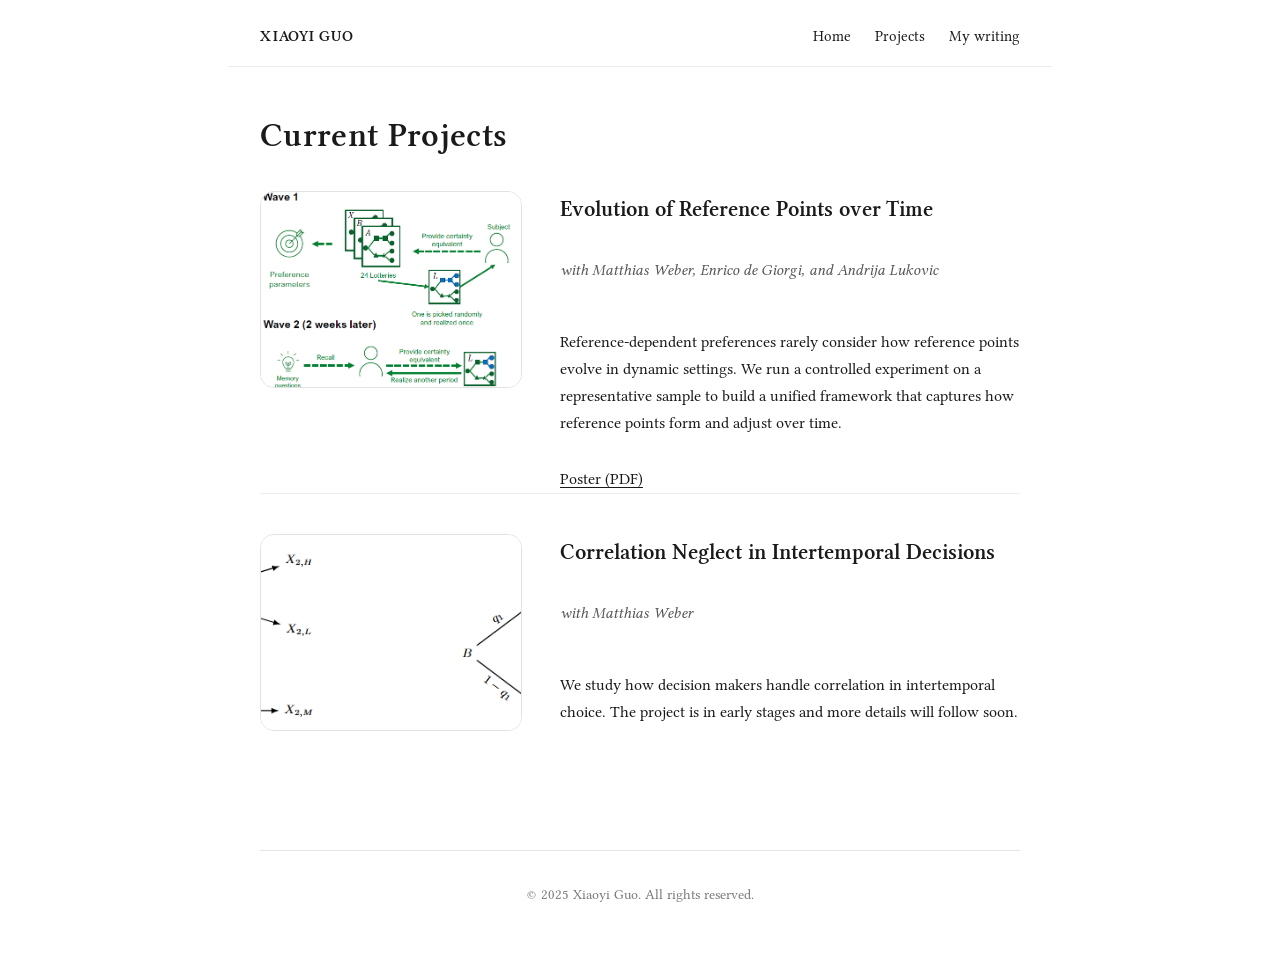
<file: current_projects.html>
<!DOCTYPE html>
<html lang="en">
<head>
  <meta charset="UTF-8" />
  <meta name="viewport" content="width=device-width, initial-scale=1.0"/>
  <title>Current Projects - Xiaoyi Guo</title>
  <link rel="stylesheet" href="assets/fonts.css">
  <style>
    body {
      font-family: "Libertinus Serif", "Times New Roman", Times, serif;
      margin: 0;
      padding: 0;
      background: #fff;
      color: #1a1a1a;
      line-height: 1.7;
    }

    nav {
      max-width: 760px;
      margin: 0 auto;
      padding: 1.5rem 2rem 1rem;
      display: flex;
      align-items: baseline;
      justify-content: space-between;
      font-size: 0.95rem;
      border-bottom: 1px solid #ececec;
    }

    .nav-title {
      font-weight: 600;
      letter-spacing: 0.05em;
      text-transform: uppercase;
      text-decoration: none;
      color: inherit;
    }

    .nav-links {
      display: flex;
      gap: 1.5rem;
    }

    .nav-links a {
      text-decoration: none;
      color: inherit;
    }

    .nav-links a:hover {
      text-decoration: underline;
    }

    .container {
      max-width: 760px;
      margin: 0 auto;
      padding: 2.5rem 2rem 3rem;
    }

    h1 {
      margin: 0 0 1.7rem;
      font-size: 2.1rem;
      font-weight: 600;
      letter-spacing: 0.01em;
    }

    h2 {
      margin: 0;
      font-size: 1.35rem;
      font-weight: 600;
    }

    .project-section {
      padding: 2.75rem 0;
      border-top: 1px solid #e4e4e4;
    }

    .project-section:first-of-type {
      border-top: none;
      padding-top: 0;
    }

    .project {
      display: grid;
      gap: 1.75rem;
      padding-top: 2.5rem;
      border-top: 1px solid #ededed;
    }

    .project:first-of-type {
      border-top: none;
      padding-top: 0;
    }

    .project figure {
      margin: 0 auto;
      width: 100%;
      max-width: 260px;
      border-radius: 14px;
      overflow: hidden;
      border: 1px solid #e2e2e2;
      background: #f8f8f8;
      aspect-ratio: 4 / 3;
    }

    .project img {
      width: 100%;
      height: 100%;
      display: block;
      object-fit: cover;
    }

    .project-content {
      display: grid;
      gap: 0.8rem;
    }

    .project-note {
      font-style: italic;
      color: #555;
    }

    .project-links {
      display: flex;
      flex-wrap: wrap;
      gap: 0.75rem 1.2rem;
    }

    .project-links a {
      margin: 0;
    }

    @media (max-width: 719px) {
      .project figure {
        max-width: 320px;
      }
    }

    @media (min-width: 720px) {
      .project {
        grid-template-columns: minmax(220px, 260px) 1fr;
        align-items: start;
        column-gap: 2.5rem;
      }

      .project figure {
        margin: 0;
        max-width: none;
      }
    }

    a {
      color: inherit;
      text-decoration: underline;
      text-decoration-thickness: 1px;
      text-underline-offset: 0.2em;
    }

    footer {
      margin-top: 4rem;
      font-size: 0.9em;
      color: #777;
      text-align: center;
      padding-top: 2rem;
      border-top: 1px solid #e4e4e4;
    }
  </style>
</head>
<body>
  <nav>
    <a class="nav-title" href="index.html">Xiaoyi Guo</a>
    <div class="nav-links">
      <a href="index.html">Home</a>
      <a href="current_projects.html">Projects</a>
      <a href="writing.html">My writing</a>
    </div>
  </nav>

  <div class="container">
    <section class="project-section">
      <h1>Current Projects</h1>

      <div class="project">
        <figure>
          <img src="project1.png" alt="Reference points project illustration" />
        </figure>
        <div class="project-content">
          <h2>Evolution of Reference Points over Time</h2>
          <p class="project-note">with Matthias Weber, Enrico de Giorgi, and Andrija Lukovic</p>
          <p>
            Reference-dependent preferences rarely consider how reference points evolve in dynamic
            settings. We run a controlled experiment on a representative sample to build a unified
            framework that captures how reference points form and adjust over time.
          </p>
          <div class="project-links">
            <a href="poster.pdf" download>Poster (PDF)</a>
          </div>
        </div>
      </div>

      <div class="project">
        <figure>
          <img src="project2.png" alt="Correlation neglect project illustration" />
        </figure>
        <div class="project-content">
          <h2>Correlation Neglect in Intertemporal Decisions</h2>
          <p class="project-note">with Matthias Weber</p>
          <p>
            We study how decision makers handle correlation in intertemporal choice. The project is in
            early stages and more details will follow soon.
          </p>
        </div>
      </div>
    </section>


    <footer>
      &copy; 2025 Xiaoyi Guo. All rights reserved.
    </footer>
  </div>
</body>
</html>
</file>
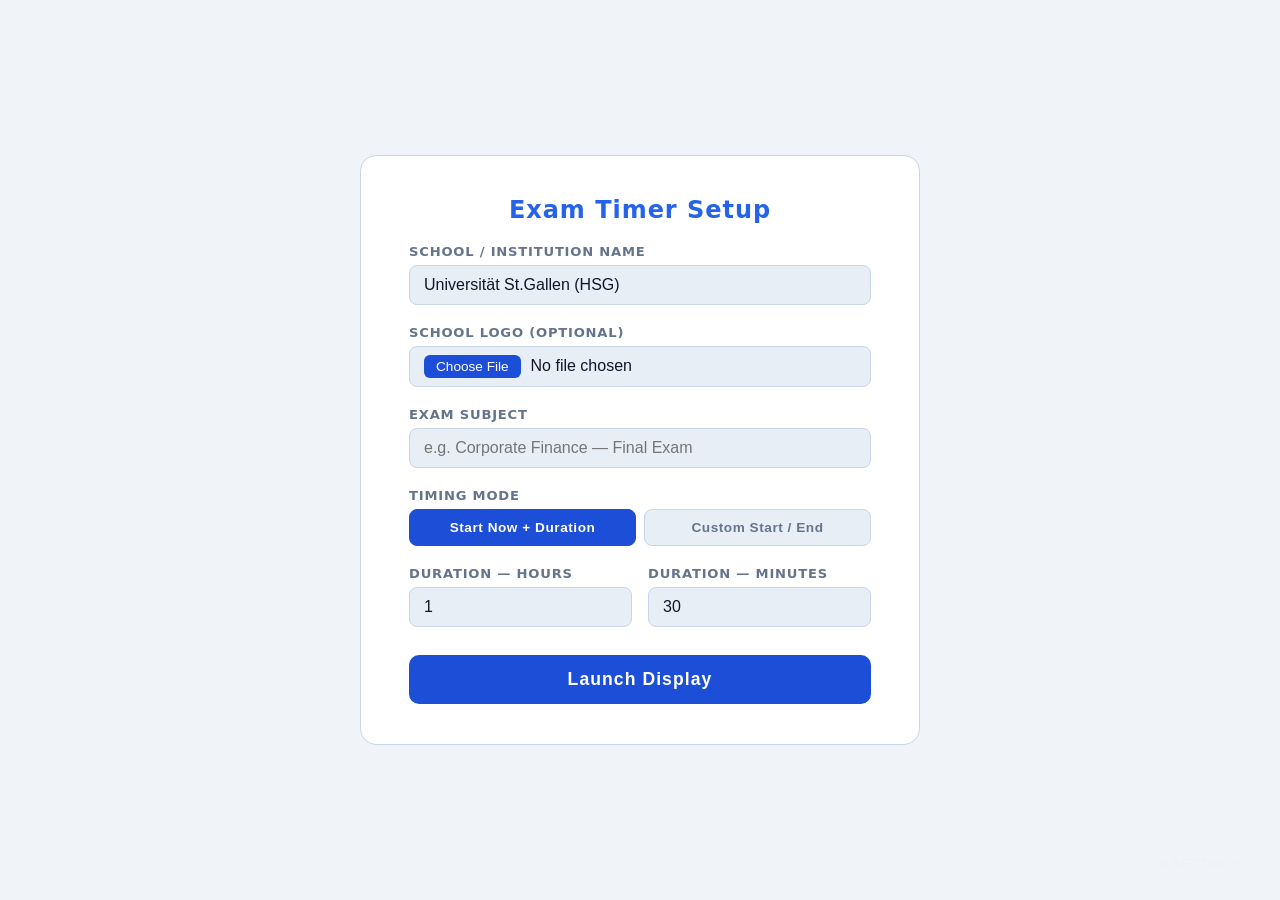
<file: timer.html>
<!DOCTYPE html>
<html lang="en">
<head>
  <meta charset="UTF-8" />
  <meta name="viewport" content="width=device-width, initial-scale=1.0" />
  <title>Exam Timer</title>
  <style>
    *, *::before, *::after { box-sizing: border-box; margin: 0; padding: 0; }

    :root {
      --bg: #f0f4f8;
      --panel: #ffffff;
      --border: #c8d6e5;
      --accent: #1d4ed8;
      --accent2: #2563eb;
      --text: #0f172a;
      --muted: #64748b;
      --green: #16a34a;
      --orange: #d97706;
      --red: #dc2626;
      --radius: 16px;
    }

    body {
      font-family: 'Segoe UI', system-ui, sans-serif;
      background: var(--bg);
      color: var(--text);
      min-height: 100vh;
      display: flex;
      flex-direction: column;
      align-items: center;
      justify-content: center;
      overflow: hidden;
    }

    /* ── Setup overlay ──────────────────────────────────── */
    #setup {
      position: fixed; inset: 0;
      background: rgba(240,244,248,0.98);
      display: flex; align-items: center; justify-content: center;
      z-index: 100;
    }

    .setup-card {
      background: var(--panel);
      border: 1px solid var(--border);
      border-radius: var(--radius);
      padding: 40px 48px;
      width: min(560px, 92vw);
      display: flex; flex-direction: column; gap: 20px;
    }

    .setup-card h2 {
      font-size: 1.5rem; font-weight: 700;
      color: var(--accent2);
      letter-spacing: 0.04em;
      text-align: center;
    }

    .field { display: flex; flex-direction: column; gap: 6px; }
    .field label { font-size: 0.82rem; color: var(--muted); font-weight: 600; letter-spacing: 0.06em; text-transform: uppercase; }

    .field input, .field select {
      background: #e8eef5;
      border: 1px solid var(--border);
      border-radius: 8px;
      color: var(--text);
      font-size: 1rem;
      padding: 10px 14px;
      outline: none;
      transition: border-color .2s;
    }
    .field input:focus, .field select:focus { border-color: var(--accent2); }

    .field input[type="file"] { padding: 8px 14px; cursor: pointer; }
    .field input[type="file"]::file-selector-button {
      background: var(--accent);
      border: none; border-radius: 6px;
      color: #fff; cursor: pointer;
      font-size: 0.85rem; padding: 4px 12px; margin-right: 10px;
    }

    .row { display: grid; grid-template-columns: 1fr 1fr; gap: 16px; }

    /* ── Mode toggle ─────────────────────────────────────── */
    .mode-toggle { display: grid; grid-template-columns: 1fr 1fr; gap: 8px; }
    .mode-btn {
      background: #e8eef5;
      border: 1px solid var(--border);
      border-radius: 8px;
      color: var(--muted);
      cursor: pointer;
      font-size: 0.85rem; font-weight: 600;
      letter-spacing: 0.04em;
      padding: 10px 8px;
      text-align: center;
      transition: background .2s, color .2s, border-color .2s;
    }
    .mode-btn.active { background: var(--accent); border-color: var(--accent); color: #fff; }

    .btn-start {
      background: var(--accent);
      border: none; border-radius: 10px;
      color: #fff; cursor: pointer;
      font-size: 1.1rem; font-weight: 700;
      letter-spacing: 0.06em;
      padding: 14px;
      transition: background .2s, transform .1s;
      margin-top: 8px;
    }
    .btn-start:hover { background: var(--accent2); }
    .btn-start:active { transform: scale(0.98); }

    /* ── Main display ───────────────────────────────────── */
    #display {
      display: none;
      width: 100vw; height: 100vh;
      flex-direction: column;
      align-items: center;
      justify-content: space-between;
      padding: 40px 60px;
      position: relative;
    }

    #display::before {
      content: '';
      position: fixed; inset: 0;
      background-image:
        linear-gradient(rgba(37,99,235,.06) 1px, transparent 1px),
        linear-gradient(90deg, rgba(37,99,235,.06) 1px, transparent 1px);
      background-size: 60px 60px;
      pointer-events: none;
    }

    /* ── Header ─────────────────────────────────────────── */
    .header {
      display: flex; align-items: center;
      justify-content: space-between;
      width: 100%; gap: 24px;
    }
    .logo-area { display: flex; align-items: center; gap: 18px; flex-shrink: 0; }
    #logo-img { height: 72px; width: 72px; object-fit: contain; border-radius: 12px; background: transparent; }
    .logo-placeholder {
      height: 72px; width: 72px; border-radius: 12px;
      background: var(--panel); border: 1px solid var(--border);
      display: flex; align-items: center; justify-content: center;
      font-size: 0.65rem; color: var(--muted); text-align: center; line-height: 1.3;
    }
    .school-name { font-size: 1.5rem; font-weight: 700; color: var(--text); max-width: 340px; }

    .current-time-box { text-align: right; }
    .current-time-label { font-size: 0.75rem; color: var(--muted); letter-spacing: 0.08em; text-transform: uppercase; }
    #clock { font-size: 2.2rem; font-weight: 700; font-variant-numeric: tabular-nums; color: var(--text); letter-spacing: 0.04em; }

    /* ── Subject banner ─────────────────────────────────── */
    .subject-banner { text-align: center; }
    .subject-label { font-size: 0.8rem; color: var(--muted); letter-spacing: 0.12em; text-transform: uppercase; margin-bottom: 6px; }
    #subject-display { font-size: clamp(1.6rem, 3vw, 2.8rem); font-weight: 800; color: var(--accent2); letter-spacing: 0.02em; }

    /* ── Main countdown ─────────────────────────────────── */
    .countdown-section { display: flex; flex-direction: column; align-items: center; gap: 16px; }
    .countdown-label { font-size: 0.85rem; color: var(--muted); letter-spacing: 0.12em; text-transform: uppercase; }

    .digits-row { display: flex; align-items: center; gap: 8px; }

    .digit-block {
      background: var(--panel);
      border: 1px solid var(--border);
      border-radius: 12px;
      display: flex; flex-direction: column; align-items: center;
      padding: 18px 24px 14px;
      min-width: 130px;
      position: relative; overflow: hidden;
    }
    .digit-block::after {
      content: ''; position: absolute; left: 0; right: 0; top: 50%;
      height: 1px; background: var(--border);
    }
    .digit-value {
      font-size: clamp(4rem, 8vw, 7rem); font-weight: 800;
      font-variant-numeric: tabular-nums; line-height: 1;
      color: var(--text); transition: color .4s;
    }
    .digit-unit { font-size: 0.75rem; color: var(--muted); letter-spacing: 0.1em; text-transform: uppercase; margin-top: 10px; }

    .separator {
      font-size: clamp(3rem, 6vw, 5.5rem); font-weight: 800;
      color: var(--border); line-height: 1; margin-bottom: 24px;
      animation: blink 1s step-end infinite;
    }

    @keyframes blink { 0%,100%{opacity:1} 50%{opacity:.2} }

    /* ── Seconds reveal ──────────────────────────────────── */
    /* seconds block + its separator fade+slide in when ≤5 min */
    #sep-sec, #sec-block {
      overflow: hidden;
      max-width: 0;
      opacity: 0;
      transition: max-width .7s ease, opacity .7s ease;
      pointer-events: none;
    }
    #sep-sec.visible, #sec-block.visible {
      max-width: 200px;
      opacity: 1;
      pointer-events: auto;
    }

    /* colour states */
    .state-normal .digit-value { color: var(--text); }
    .state-warning .digit-value { color: var(--orange); }
    .state-critical .digit-value { color: var(--red); }
    .state-done .digit-value { color: var(--green); }

    /* progress bar */
    .progress-wrap {
      width: min(700px, 80vw); height: 8px;
      background: #e8eef5; border-radius: 99px; overflow: hidden;
      border: 1px solid var(--border);
    }
    #progress-bar {
      height: 100%; border-radius: 99px; background: var(--accent);
      transition: width .9s linear, background .6s;
    }

    /* ── Info row ───────────────────────────────────────── */
    .info-row { display: flex; gap: 32px; justify-content: center; flex-wrap: wrap; }
    .info-card {
      background: var(--panel); border: 1px solid var(--border);
      border-radius: 12px; padding: 16px 28px; text-align: center; min-width: 180px;
    }
    .info-card .ic-label { font-size: 0.72rem; color: var(--muted); letter-spacing: 0.1em; text-transform: uppercase; margin-bottom: 4px; }
    .info-card .ic-value { font-size: 1.4rem; font-weight: 700; font-variant-numeric: tabular-nums; }

    /* ── "Ready to Start" overlay (mode=now confirmation) ── */
    #start-confirm {
      display: none;
      position: fixed; inset: 0;
      background: rgba(240,244,248,0.96);
      align-items: center; justify-content: center;
      flex-direction: column; gap: 28px;
      z-index: 60;
    }
    #start-confirm.active { display: flex; }

    .sc-badge {
      font-size: 0.78rem; font-weight: 700; letter-spacing: 0.14em; text-transform: uppercase;
      color: var(--muted); border: 1px solid var(--border);
      border-radius: 99px; padding: 6px 18px;
    }
    .sc-subject {
      font-size: clamp(1.8rem, 4vw, 3.2rem); font-weight: 800;
      color: var(--accent2); text-align: center; max-width: 80vw;
    }
    .sc-duration {
      font-size: 1.3rem; color: var(--muted); font-weight: 600;
    }
    .sc-hint {
      font-size: 0.9rem; color: var(--muted); letter-spacing: 0.06em;
      text-align: center; max-width: 420px; line-height: 1.6;
    }
    #btn-confirm-start {
      background: var(--green);
      border: none; border-radius: 14px;
      color: #fff; cursor: pointer;
      font-size: 1.4rem; font-weight: 800;
      letter-spacing: 0.06em;
      padding: 20px 56px;
      transition: transform .12s, background .2s;
      box-shadow: 0 4px 24px rgba(22,163,74,.20);
    }
    #btn-confirm-start:hover { background: #16a34a; }
    #btn-confirm-start:active { transform: scale(0.97); }

    /* ── Status banners (end / not started) ─────────────── */
    #status-banner {
      display: none; position: fixed; inset: 0;
      background: rgba(240,244,248,0.94);
      align-items: center; justify-content: center;
      z-index: 50; flex-direction: column; gap: 20px;
    }
    #status-banner.active { display: flex; }
    .banner-icon { font-size: 5rem; }
    .banner-text { font-size: clamp(2rem, 5vw, 4rem); font-weight: 800; letter-spacing: 0.04em; }
    .banner-sub { font-size: 1.2rem; color: var(--muted); }

    /* ── Settings button ─────────────────────────────────── */
    #settings-btn {
      position: fixed; bottom: 20px; right: 24px;
      background: var(--panel); border: 1px solid var(--border);
      border-radius: 8px; color: var(--muted);
      font-size: 0.78rem; cursor: pointer; padding: 8px 14px;
      letter-spacing: 0.06em; text-transform: uppercase;
      transition: color .2s, border-color .2s; z-index: 10;
    }
    #settings-btn:hover { color: var(--text); border-color: var(--accent2); }
  </style>
</head>
<body>

<!-- ── Setup overlay ──────────────────────────────────── -->
<div id="setup">
  <div class="setup-card">
    <h2>Exam Timer Setup</h2>

    <div class="field">
      <label>School / Institution Name</label>
      <input id="s-school" type="text" placeholder="e.g. University of St.Gallen" value="Universität St.Gallen (HSG)" />
    </div>

    <div class="field">
      <label>School Logo (optional)</label>
      <input id="s-logo" type="file" accept="image/*" />
    </div>

    <div class="field">
      <label>Exam Subject</label>
      <input id="s-subject" type="text" placeholder="e.g. Corporate Finance — Final Exam" value="" />
    </div>

    <div class="field">
      <label>Timing Mode</label>
      <div class="mode-toggle">
        <button class="mode-btn active" id="mode-now" type="button">Start Now + Duration</button>
        <button class="mode-btn"        id="mode-custom" type="button">Custom Start / End</button>
      </div>
    </div>

    <!-- Start Now mode -->
    <div id="panel-now">
      <div class="row">
        <div class="field">
          <label>Duration — Hours</label>
          <input id="s-dur-h" type="number" min="0" max="12" value="1" placeholder="0" />
        </div>
        <div class="field">
          <label>Duration — Minutes</label>
          <input id="s-dur-m" type="number" min="0" max="59" value="30" placeholder="0" />
        </div>
      </div>
    </div>

    <!-- Custom start/end mode -->
    <div id="panel-custom" style="display:none">
      <div class="row">
        <div class="field">
          <label>Start Time</label>
          <input id="s-start" type="time" />
        </div>
        <div class="field">
          <label>End Time</label>
          <input id="s-end" type="time" />
        </div>
      </div>
    </div>

    <button class="btn-start" id="btn-launch">Launch Display</button>
  </div>
</div>

<!-- ── Main display ───────────────────────────────────── -->
<div id="display">

  <div class="header">
    <div class="logo-area">
      <img id="logo-img" src="HSG_Logo_DE_RGB.png" alt="HSG Logo" style="display:block" />
      <div class="logo-placeholder" id="logo-placeholder" style="display:none">SCHOOL<br>LOGO</div>
      <div class="school-name" id="school-display"></div>
    </div>
    <div class="subject-banner">
      <div class="subject-label">Exam Subject</div>
      <div id="subject-display"></div>
    </div>
    <div class="current-time-box">
      <div class="current-time-label">Current Time</div>
      <div id="clock">00:00:00</div>
    </div>
  </div>

  <div class="countdown-section" id="countdown-section">
    <div class="countdown-label" id="countdown-label">Time Remaining</div>
    <div class="digits-row" id="digits-row">
      <div class="digit-block">
        <div class="digit-value" id="d-h">00</div>
        <div class="digit-unit">Hours</div>
      </div>
      <div class="separator">:</div>
      <div class="digit-block">
        <div class="digit-value" id="d-m">00</div>
        <div class="digit-unit">Minutes</div>
      </div>
      <!-- seconds: hidden until ≤5 min -->
      <div class="separator" id="sep-sec">:</div>
      <div class="digit-block" id="sec-block">
        <div class="digit-value" id="d-s">00</div>
        <div class="digit-unit">Seconds</div>
      </div>
    </div>
    <div class="progress-wrap">
      <div id="progress-bar" style="width:100%"></div>
    </div>
  </div>

  <div class="info-row">
    <div class="info-card">
      <div class="ic-label">Exam Start</div>
      <div class="ic-value" id="info-start">—</div>
    </div>
    <div class="info-card">
      <div class="ic-label">Exam End</div>
      <div class="ic-value" id="info-end">—</div>
    </div>
    <div class="info-card">
      <div class="ic-label">Duration</div>
      <div class="ic-value" id="info-duration">—</div>
    </div>
  </div>

</div>

<!-- ── "Ready to Start" confirmation (mode=now only) ─── -->
<div id="start-confirm">
  <div class="sc-badge">Ready — Awaiting Start</div>
  <div class="sc-subject" id="sc-subject-text"></div>
  <div class="sc-duration" id="sc-duration-text"></div>
  <div class="sc-hint">When you are ready, click the button below to begin the countdown.</div>
  <button id="btn-confirm-start">Start Exam</button>
</div>

<!-- ── Status banners ─────────────────────────────────── -->
<div id="status-banner">
  <div class="banner-icon" id="banner-icon">⏳</div>
  <div class="banner-text" id="banner-text">Exam Not Started</div>
  <div class="banner-sub" id="banner-sub"></div>
</div>

<button id="settings-btn">&#9881; Settings</button>

<script>
  const $ = id => document.getElementById(id);
  let startMs, endMs, totalMs, pendingDurMs;
  let ticker = null;
  let awaitingStart = false;

  // ── helpers ─────────────────────────────────────────────
  function pad(n) { return String(n).padStart(2, '0'); }

  function todayMs(hhmm) {
    const [h, m] = hhmm.split(':').map(Number);
    const d = new Date();
    d.setHours(h, m, 0, 0);
    return d.getTime();
  }

  function fmtTime(ms) {
    const d = new Date(ms);
    return d.toLocaleTimeString('en-GB', { hour: '2-digit', minute: '2-digit' });
  }

  function fmtDuration(ms) {
    const totalMin = Math.round(ms / 60000);
    const h = Math.floor(totalMin / 60);
    const m = totalMin % 60;
    if (h === 0) return `${m} min`;
    if (m === 0) return `${h} hr`;
    return `${h} hr ${m} min`;
  }

  // ── mode toggle ──────────────────────────────────────────
  let mode = 'now';

  $('mode-now').addEventListener('click', () => {
    mode = 'now';
    $('mode-now').classList.add('active');
    $('mode-custom').classList.remove('active');
    $('panel-now').style.display = '';
    $('panel-custom').style.display = 'none';
  });

  $('mode-custom').addEventListener('click', () => {
    mode = 'custom';
    $('mode-custom').classList.add('active');
    $('mode-now').classList.remove('active');
    $('panel-custom').style.display = '';
    $('panel-now').style.display = 'none';
  });

  // ── setup defaults ───────────────────────────────────────
  (function setDefaults() {
    const now = new Date();
    $('s-start').value = `${pad(now.getHours())}:${pad(now.getMinutes())}`;
    const end = new Date(now.getTime() + 90 * 60000);
    $('s-end').value = `${pad(end.getHours())}:${pad(end.getMinutes())}`;
  })();

  // ── logo upload ──────────────────────────────────────────
  $('s-logo').addEventListener('change', function () {
    const file = this.files[0];
    if (!file) return;
    const reader = new FileReader();
    reader.onload = e => {
      $('logo-img').src = e.target.result;
      $('logo-img').style.display = 'block';
      $('logo-placeholder').style.display = 'none';
    };
    reader.readAsDataURL(file);
  });

  // ── launch ───────────────────────────────────────────────
  $('btn-launch').addEventListener('click', launch);

  function launch() {
    const school  = $('s-school').value.trim() || 'Examination';
    const subject = $('s-subject').value.trim() || 'Final Examination';

    $('school-display').textContent  = school;
    $('subject-display').textContent = subject;

    if (mode === 'now') {
      const durH = parseInt($('s-dur-h').value) || 0;
      const durM = parseInt($('s-dur-m').value) || 0;
      pendingDurMs = (durH * 60 + durM) * 60000;
      if (pendingDurMs <= 0) { alert('Please enter a duration greater than 0.'); return; }

      // populate confirmation overlay
      $('sc-subject-text').textContent  = subject;
      $('sc-duration-text').textContent = 'Duration: ' + fmtDuration(pendingDurMs);

      // info cards show "—" until teacher starts
      $('info-start').textContent    = '—';
      $('info-end').textContent      = '—';
      $('info-duration').textContent = fmtDuration(pendingDurMs);

      awaitingStart = true;
      $('start-confirm').classList.add('active');

    } else {
      const sVal = $('s-start').value;
      const eVal = $('s-end').value;
      if (!sVal || !eVal) { alert('Please set both start and end times.'); return; }
      startMs = todayMs(sVal);
      endMs   = todayMs(eVal);
      if (endMs <= startMs) { alert('End time must be after start time.'); return; }
      totalMs = endMs - startMs;

      $('info-start').textContent    = fmtTime(startMs);
      $('info-end').textContent      = fmtTime(endMs);
      $('info-duration').textContent = fmtDuration(totalMs);
      awaitingStart = false;
    }

    $('setup').style.display  = 'none';
    $('display').style.display = 'flex';

    // clock always runs immediately
    if (ticker) clearInterval(ticker);
    tick();
    ticker = setInterval(tick, 500);
  }

  // ── teacher confirms start (mode=now) ────────────────────
  $('btn-confirm-start').addEventListener('click', () => {
    startMs = Date.now();
    endMs   = startMs + pendingDurMs;
    totalMs = pendingDurMs;

    $('info-start').textContent = fmtTime(startMs);
    $('info-end').textContent   = fmtTime(endMs);

    awaitingStart = false;
    $('start-confirm').classList.remove('active');
  });

  // ── tick ─────────────────────────────────────────────────
  function tick() {
    const now = Date.now();

    // live clock always updates
    const d = new Date();
    $('clock').textContent =
      `${pad(d.getHours())}:${pad(d.getMinutes())}:${pad(d.getSeconds())}`;

    // while waiting for teacher to click "Start Exam", do nothing else
    if (awaitingStart) return;

    const section = $('countdown-section');
    const banner  = $('status-banner');

    if (now < startMs) {
      // custom mode: exam hasn't started yet
      const wait = Math.max(0, Math.ceil((startMs - now) / 1000));
      renderDigits(wait, true);
      $('countdown-label').textContent = 'Exam Starts In';
      setColorState('normal');
      $('progress-bar').style.width = '100%';
      $('progress-bar').style.background = 'var(--accent)';
      section.style.display = 'flex';
      banner.classList.remove('active');

    } else if (now >= endMs) {
      renderDigits(0, true);
      section.style.display = 'flex';
      $('countdown-label').textContent = 'Time Remaining';
      setColorState('done');
      $('progress-bar').style.width = '0%';
      $('progress-bar').style.background = 'var(--green)';

      $('banner-icon').textContent = '✓';
      $('banner-text').textContent = 'Exam Has Ended';
      $('banner-text').style.color = 'var(--green)';
      $('banner-sub').textContent  = 'Please stop writing and put down your pens.';
      banner.classList.add('active');

    } else {
      const remaining = Math.max(0, Math.ceil((endMs - now) / 1000));
      renderDigits(remaining, false);
      $('countdown-label').textContent = 'Time Remaining';
      banner.classList.remove('active');
      section.style.display = 'flex';

      const pct = ((endMs - now) / totalMs) * 100;
      $('progress-bar').style.width = pct + '%';

      if (remaining <= 300) {
        setColorState('critical');
        $('progress-bar').style.background = 'var(--red)';
      } else if (remaining <= 900) {
        setColorState('warning');
        $('progress-bar').style.background = 'var(--orange)';
      } else {
        setColorState('normal');
        $('progress-bar').style.background = 'var(--accent)';
      }
    }
  }

  function renderDigits(totalSec, forceHideSeconds) {
    const h = Math.floor(totalSec / 3600);
    const m = Math.floor((totalSec % 3600) / 60);
    const s = totalSec % 60;
    $('d-h').textContent = pad(h);
    $('d-m').textContent = pad(m);
    $('d-s').textContent = pad(s);

    // show seconds only in final 5 minutes of the real countdown
    const showSec = !forceHideSeconds && totalSec <= 300;
    $('sep-sec').classList.toggle('visible', showSec);
    $('sec-block').classList.toggle('visible', showSec);
  }

  function setColorState(state) {
    $('digits-row').className = `digits-row state-${state}`;
  }

  // ── settings button ───────────────────────────────────────
  $('settings-btn').addEventListener('click', () => {
    if (ticker) { clearInterval(ticker); ticker = null; }
    awaitingStart = false;
    $('start-confirm').classList.remove('active');
    $('status-banner').classList.remove('active');
    $('display').style.display = 'none';
    $('setup').style.display   = 'flex';
  });
</script>
</body>
</html>
</file>
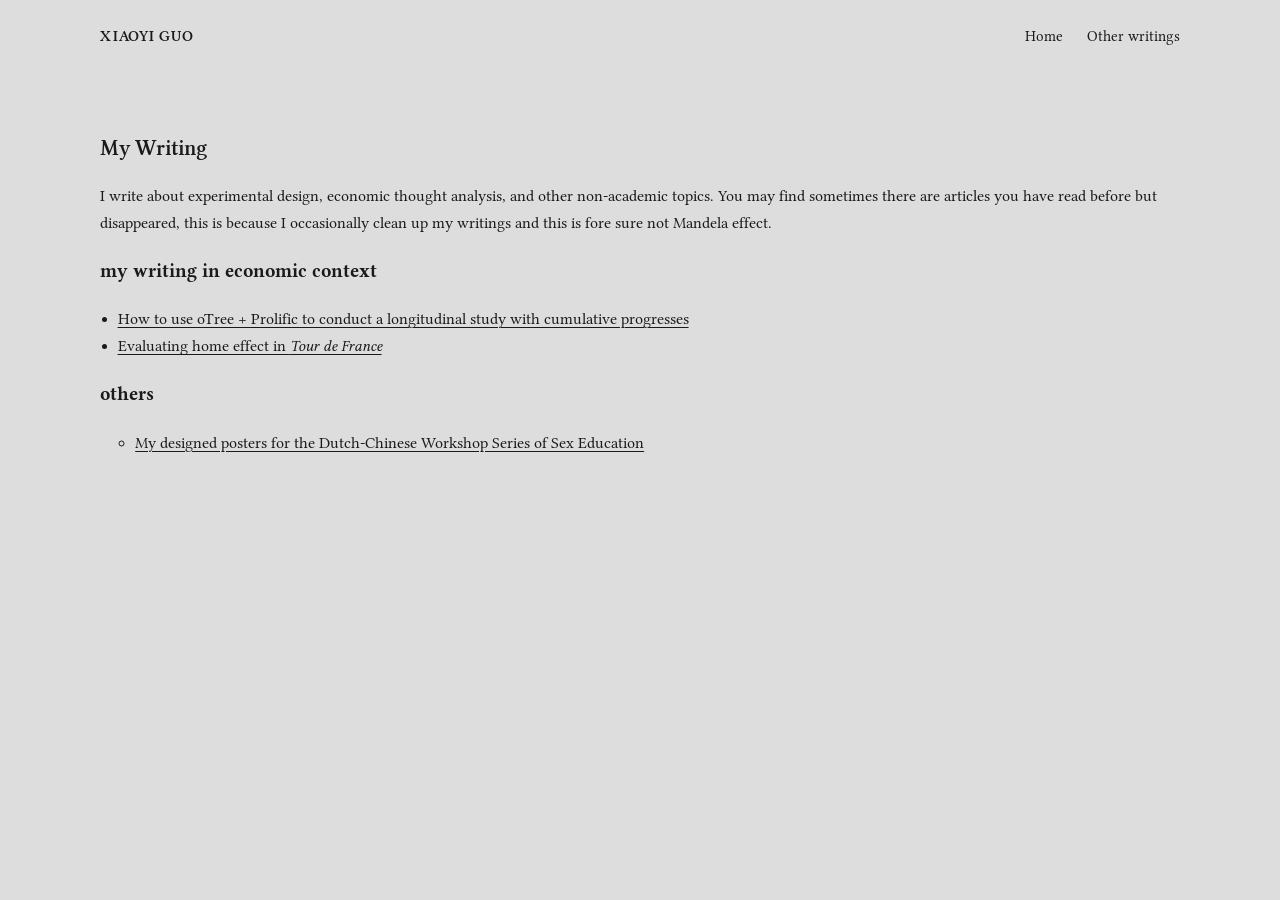
<file: writing.html>
<!DOCTYPE html>
<html lang="en">
<head>
  <meta charset="UTF-8" />
  <meta name="viewport" content="width=device-width, initial-scale=1.0"/>
  <title>Xiaoyi Guo</title>
  <link rel="stylesheet" href="assets/fonts.css">
  <style>
    body {
      font-family: "Libertinus Serif", "Times New Roman", Times, serif;
      margin: 0;
      padding: 0;
      background: #dddddd;
      color: #1a1a1a;
      line-height: 1.7;
      font-size: 12pt;
    }

    nav {
      max-width: 1080px;
      margin: 0 auto;
      padding: 1.5rem 2rem 0;
      display: flex;
      align-items: baseline;
      justify-content: space-between;
      font-size: 0.95rem;
    }

    .nav-title {
      font-weight: 600;
      letter-spacing: 0.05em;
      text-transform: uppercase;
      text-decoration: none;
      color: inherit;
    }

    .nav-links {
      display: flex;
      gap: 1.5rem;
    }

    .nav-links a {
      text-decoration: none;
      color: inherit;
    }

    .nav-links a:hover {
      text-decoration: underline;
    }

    .container {
      max-width: 1080px;
      margin: 0 auto;
      padding: 2.5rem 2rem 3rem;
    }

    .intro {
      margin: 1.5rem 0 3.2rem;
      display: flex;
      align-items: flex-start;
      gap: 2.5rem;
      flex-wrap: wrap;
    }

    .intro-text {
      flex: 1 1 320px;
      min-width: 260px;
    }

    .intro-photo {
      margin: 0;
      flex: 0 0 320px;
    }

    .intro-photo img {
      width: 100%;
      height: auto;
      border-radius: 6px;
      border: 1px solid #e4e4e4;
      box-shadow: 0 12px 24px rgba(0, 0, 0, 0.06);
    }

    .intro-photo figcaption {
      margin-top: 0.75rem;
      font-size: 0.9rem;
      color: #505050;
      line-height: 1.5;
      text-align: right;
    }

    h1 {
      margin: 0 0 1.5rem;
      font-size: 2.2rem;
      font-weight: 600;
    }

    h2 {
      margin: 2.5rem 0 1rem;
      font-size: 1.35rem;
      font-weight: 600;
    }

    section + section {
      margin-top: 2.5rem;
    }

    ul {
      margin: 0;
      padding-left: 1.1rem;
    }

    a {
      color: inherit;
      text-decoration: underline;
      text-decoration-thickness: 1px;
      text-underline-offset: 0.2em;
    }

    .muted {
      color: #555;
      font-size: 0.95em;
    }

    footer {
      margin-top: 4rem;
      font-size: 0.9em;
      color: #777;
      text-align: center;
    }

    @media (max-width: 720px) {
      .intro {
        flex-direction: column;
      }

      .intro-photo {
        flex-basis: 100%;
        max-width: 100%;
      }

      .intro-photo figcaption {
        text-align: left;
      }
    }
  </style>
</head>
<body>
  <nav>
    <a class="nav-title" href="index.html">Xiaoyi Guo</a>
    <div class="nav-links">
      <a href="index.html">Home</a>
      <a href="writing.html">Other writings</a>
    </div>
  </nav>


<div class="container">
      <section id="about">
      <h2>My Writing</h2>
      <p>
        I write about experimental design, economic thought analysis, and other non-academic topics. You may find sometimes there are articles you have read before but disappeared, this is because I occasionally clean up my writings and this is fore sure not Mandela effect.
      </p>

      <h3>my writing in economic context</h3>
        <ul>
            <li><a href="writing/longi.html">How to use oTree + Prolific to conduct a longitudinal study with cumulative progresses</a> </li>
            <li><a href="writing/homeeffect.html">Evaluating home effect in <i>Tour de France</i></a></li>
        </ul>
      <h3>others</h3>
      <ul>
        <ul>
            <li><a href="writing/talkingsex.html">My designed posters for the Dutch-Chinese Workshop Series of Sex Education</a> </li>
        </ul>

        </ul>
    </section>

</div>

</body>
</html>
</file>
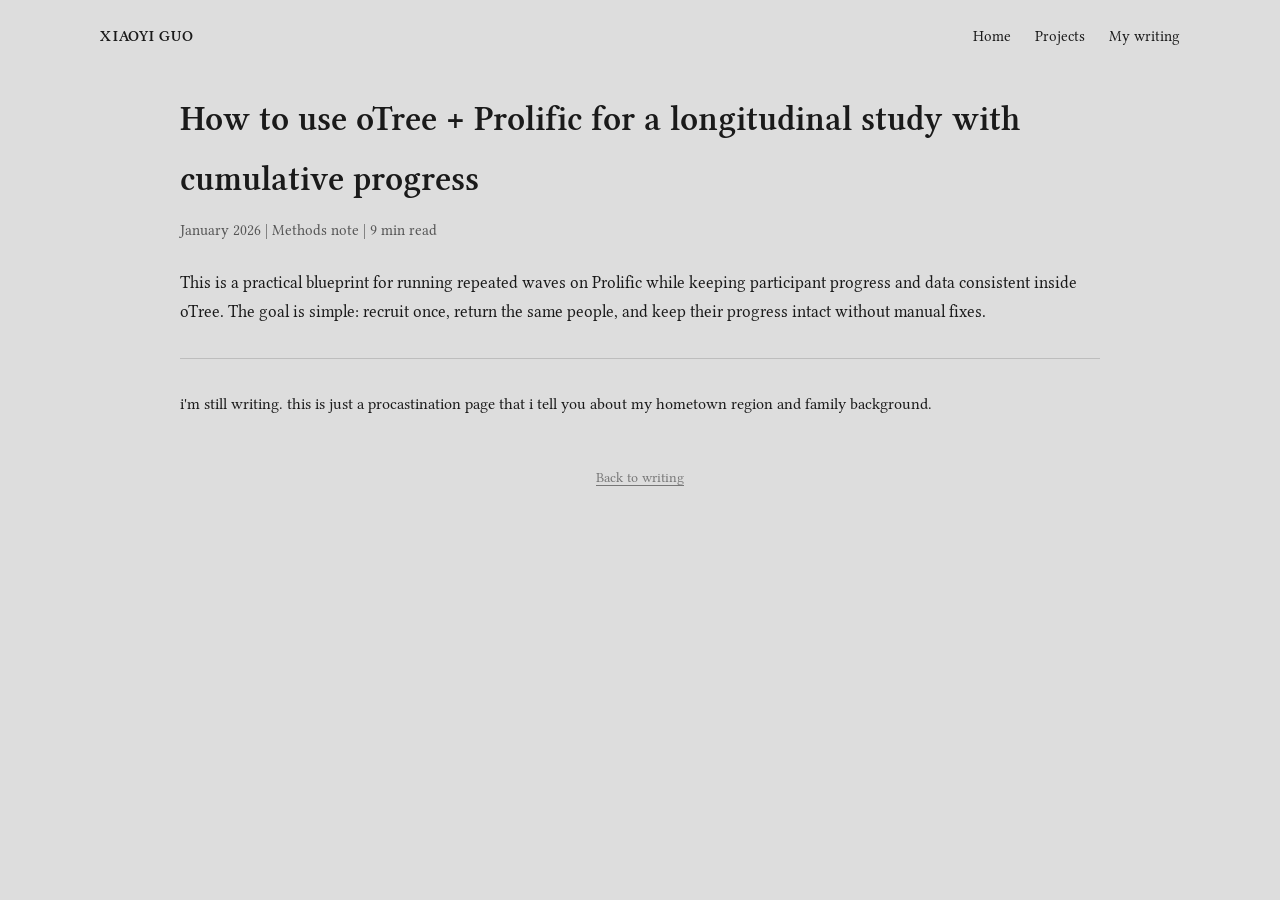
<file: writing/dongbei.html>
<!DOCTYPE html>
<html lang="en">
<head>
  <meta charset="UTF-8" />
  <meta name="viewport" content="width=device-width, initial-scale=1.0"/>
  <title>oTree + Prolific Longitudinal Study | Xiaoyi Guo</title>
  <link rel="stylesheet" href="../assets/fonts.css">
  <style>
    body {
      font-family: "Libertinus Serif", "Times New Roman", Times, serif;
      margin: 0;
      padding: 0;
      background: #dddddd;
      color: #1a1a1a;
      line-height: 1.7;
      font-size: 12pt;
    }

    nav {
      max-width: 1080px;
      margin: 0 auto;
      padding: 1.5rem 2rem 0;
      display: flex;
      align-items: baseline;
      justify-content: space-between;
      font-size: 0.95rem;
    }

    .nav-title {
      font-weight: 600;
      letter-spacing: 0.05em;
      text-transform: uppercase;
      text-decoration: none;
      color: inherit;
    }

    .nav-links {
      display: flex;
      gap: 1.5rem;
      flex-wrap: wrap;
    }

    .nav-links a {
      text-decoration: none;
      color: inherit;
    }

    .nav-links a:hover {
      text-decoration: underline;
    }

    .container {
      max-width: 920px;
      margin: 0 auto;
      padding: 2.5rem 2rem 3.5rem;
    }

    a {
      color: inherit;
      text-decoration: underline;
      text-decoration-thickness: 1px;
      text-underline-offset: 0.2em;
    }

    h1 {
      margin: 0 0 0.5rem;
      font-size: 2.2rem;
      font-weight: 600;
    }

    h2 {
      margin: 2.4rem 0 0.8rem;
      font-size: 1.35rem;
      font-weight: 600;
    }

    h3 {
      margin: 1.6rem 0 0.6rem;
      font-size: 1.05rem;
      font-weight: 600;
      letter-spacing: 0.01em;
      text-transform: uppercase;
    }

    .article-meta {
      color: #555;
      font-size: 0.95rem;
      margin-bottom: 1.6rem;
    }

    .article-lead {
      font-size: 1.05rem;
      margin: 0 0 1.8rem;
    }

    .divider {
      height: 1px;
      background: #bdbdbd;
      margin: 2rem 0;
    }

    .note {
      border-left: 3px solid #777;
      padding-left: 1rem;
      margin: 1.5rem 0;
      color: #444;
    }

    ul {
      margin: 0;
      padding-left: 1.1rem;
    }

    ol {
      margin: 0;
      padding-left: 1.4rem;
    }

    pre {
      background: #efefef;
      border: 1px solid #cfcfcf;
      padding: 1rem;
      overflow-x: auto;
      font-size: 0.95rem;
      line-height: 1.5;
    }

    code {
      font-family: "Courier New", Courier, monospace;
      font-size: 0.95em;
    }

    footer {
      margin-top: 3rem;
      font-size: 0.9em;
      color: #777;
      text-align: center;
    }

    @media (max-width: 720px) {
      nav {
        flex-direction: column;
        align-items: flex-start;
        gap: 0.75rem;
      }

      .container {
        padding: 2rem 1.5rem 3rem;
      }
    }
  </style>
</head>
<body>
  <nav>
    <a class="nav-title" href="../index.html">Xiaoyi Guo</a>
    <div class="nav-links">
      <a href="../index.html">Home</a>
      <a href="../current_projects.html">Projects</a>
      <a href="../writing.html">My writing</a>
    </div>
  </nav>

  <main class="container">
    <header class="article-header">
      <h1>How to use oTree + Prolific for a longitudinal study with cumulative progress</h1>
      <div class="article-meta">January 2026 | Methods note | 9 min read</div>
      <p class="article-lead">
        This is a practical blueprint for running repeated waves on Prolific while keeping
        participant progress and data consistent inside oTree. The goal is simple: recruit once,
        return the same people, and keep their progress intact without manual fixes.
      </p>
    </header>

    <div class="divider"></div>

i'm still writing. this is just a procastination page that i tell you about my hometown region and family background.
    <footer>
      <a href="../writing.html">Back to writing</a>
    </footer>
  </main>
</body>
</html>
</file>
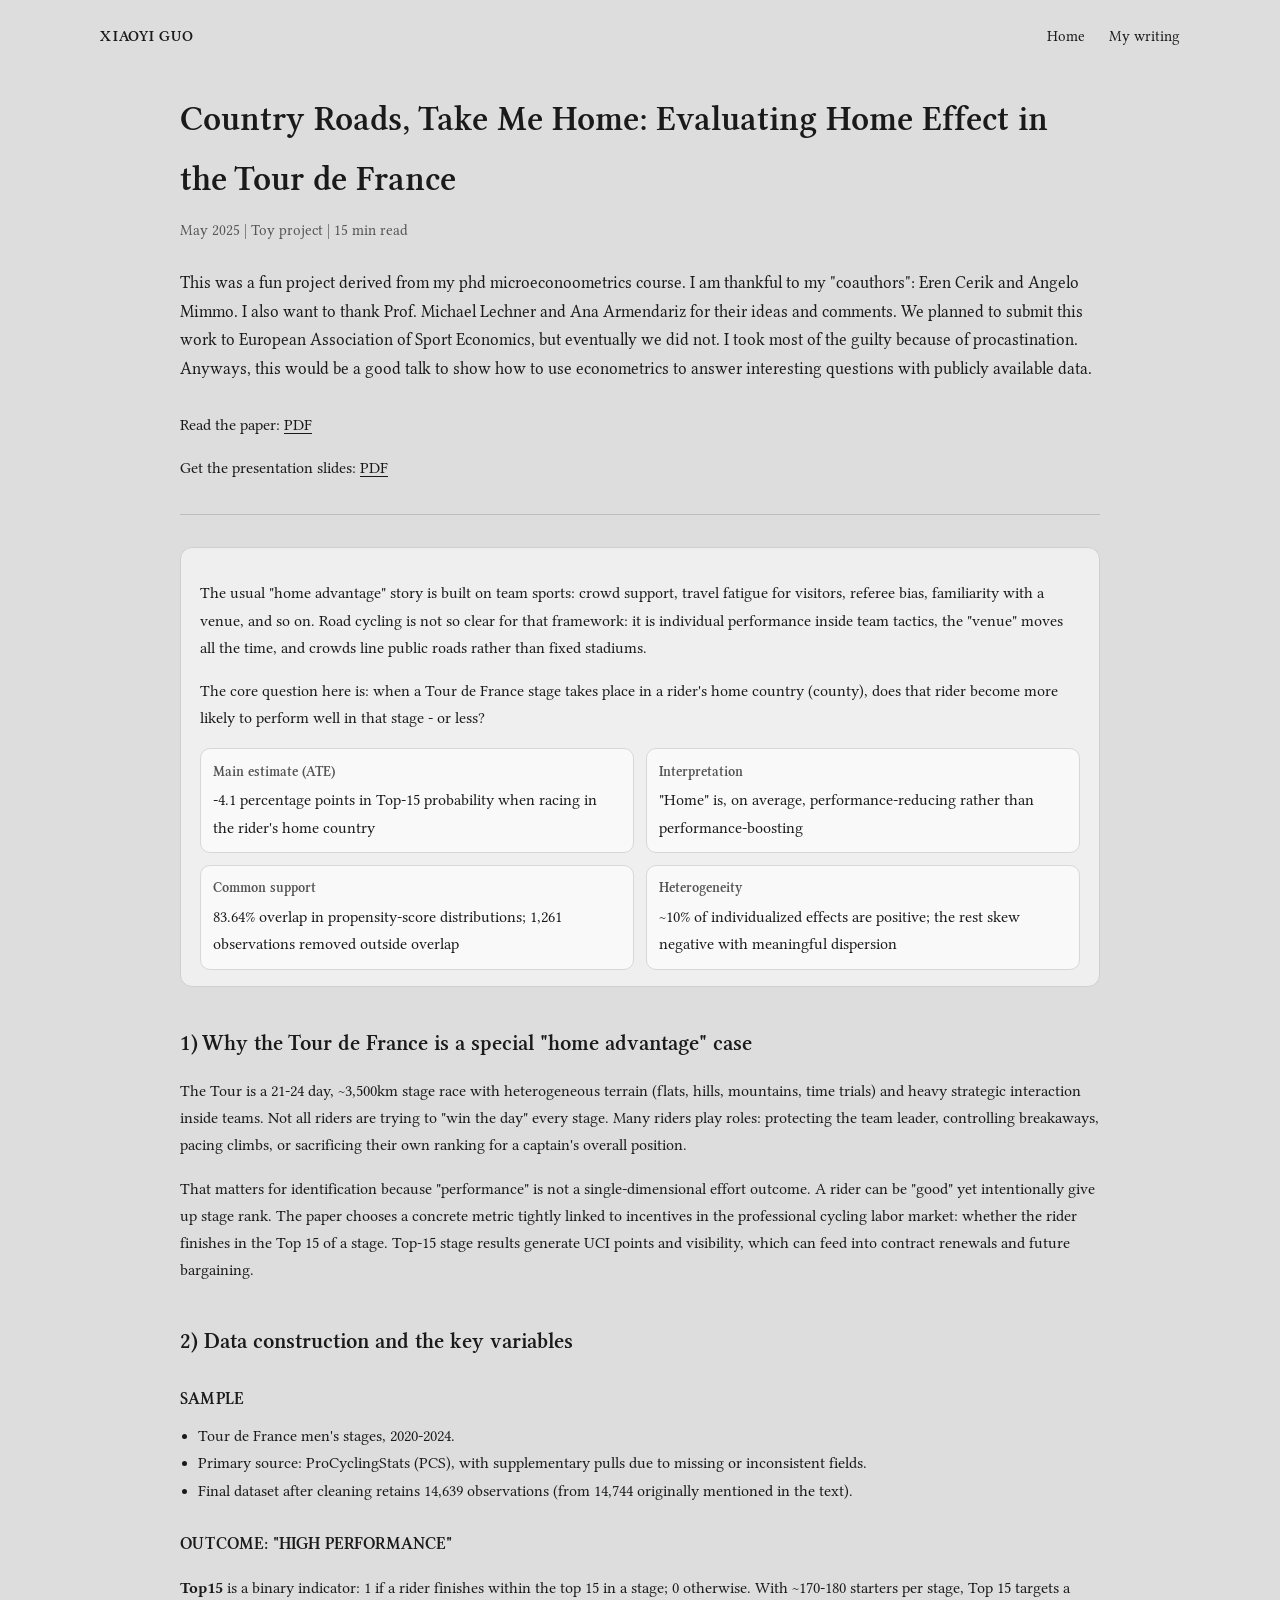
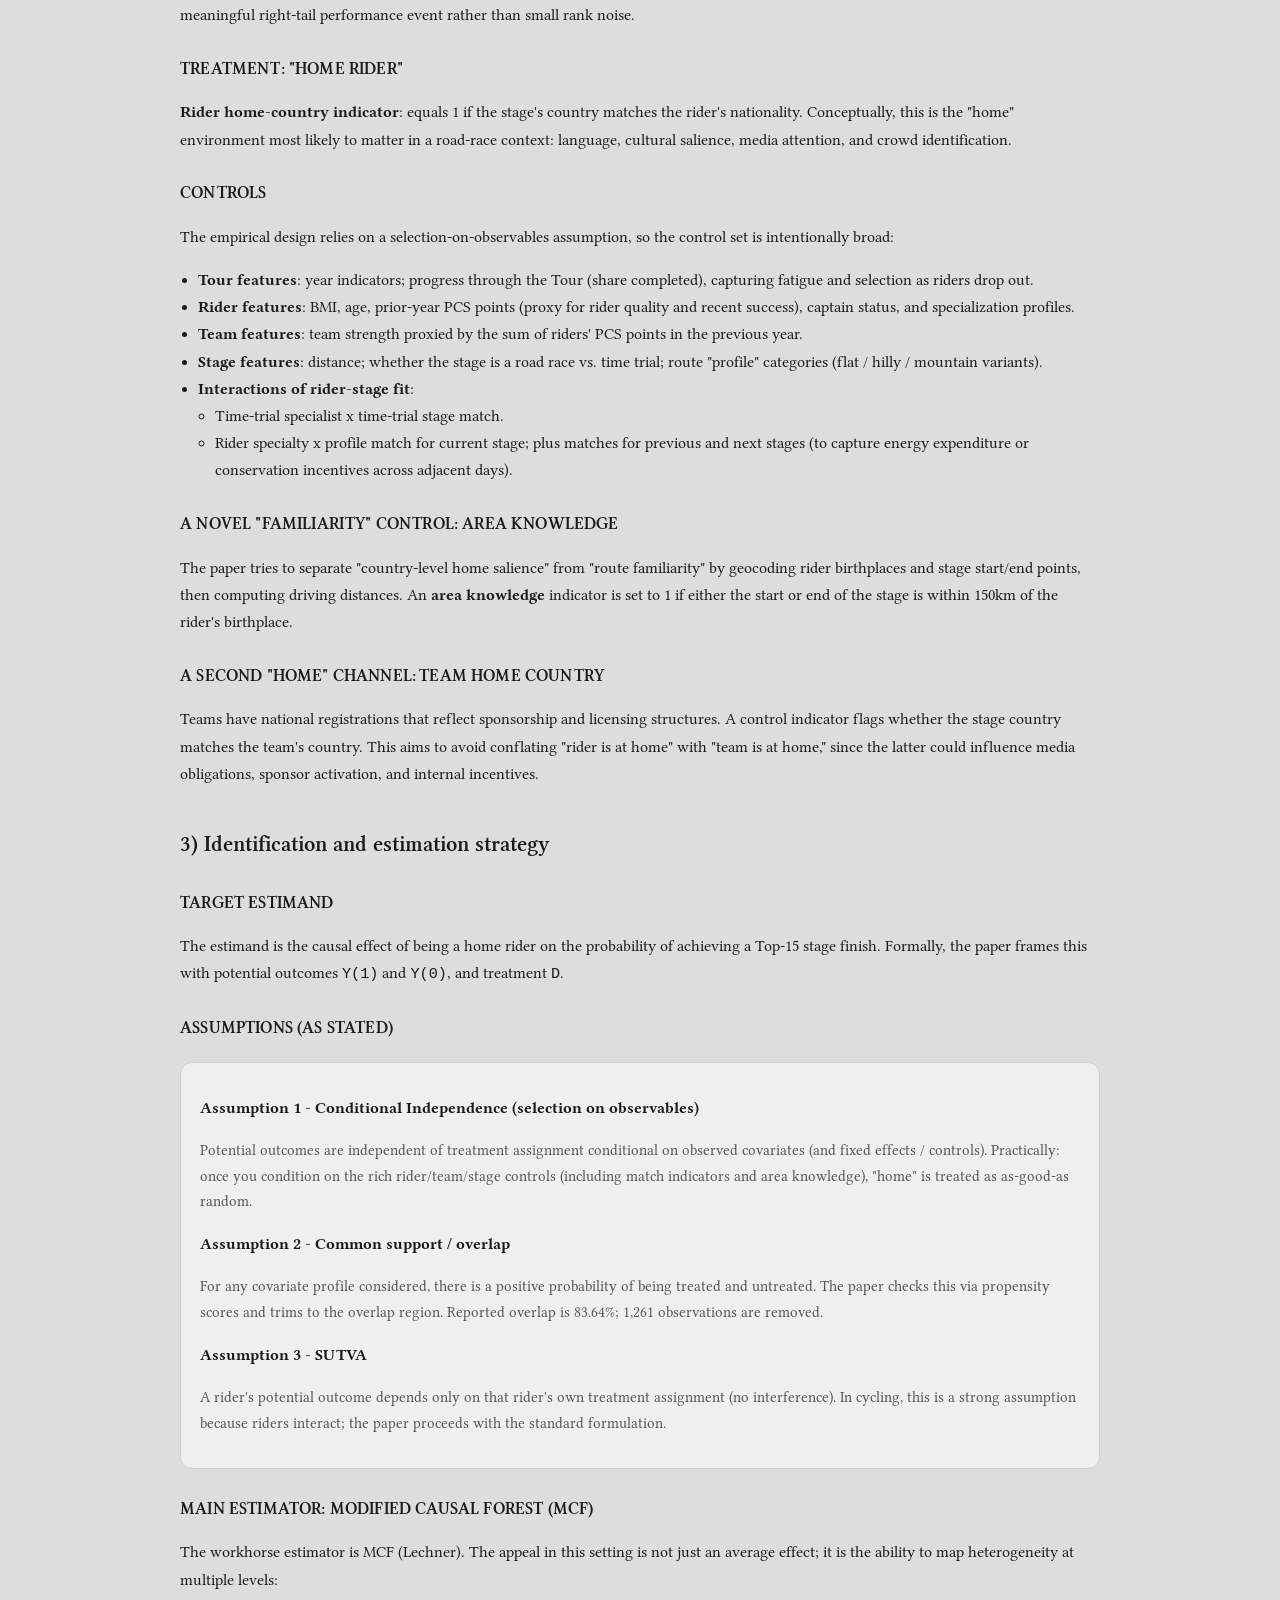
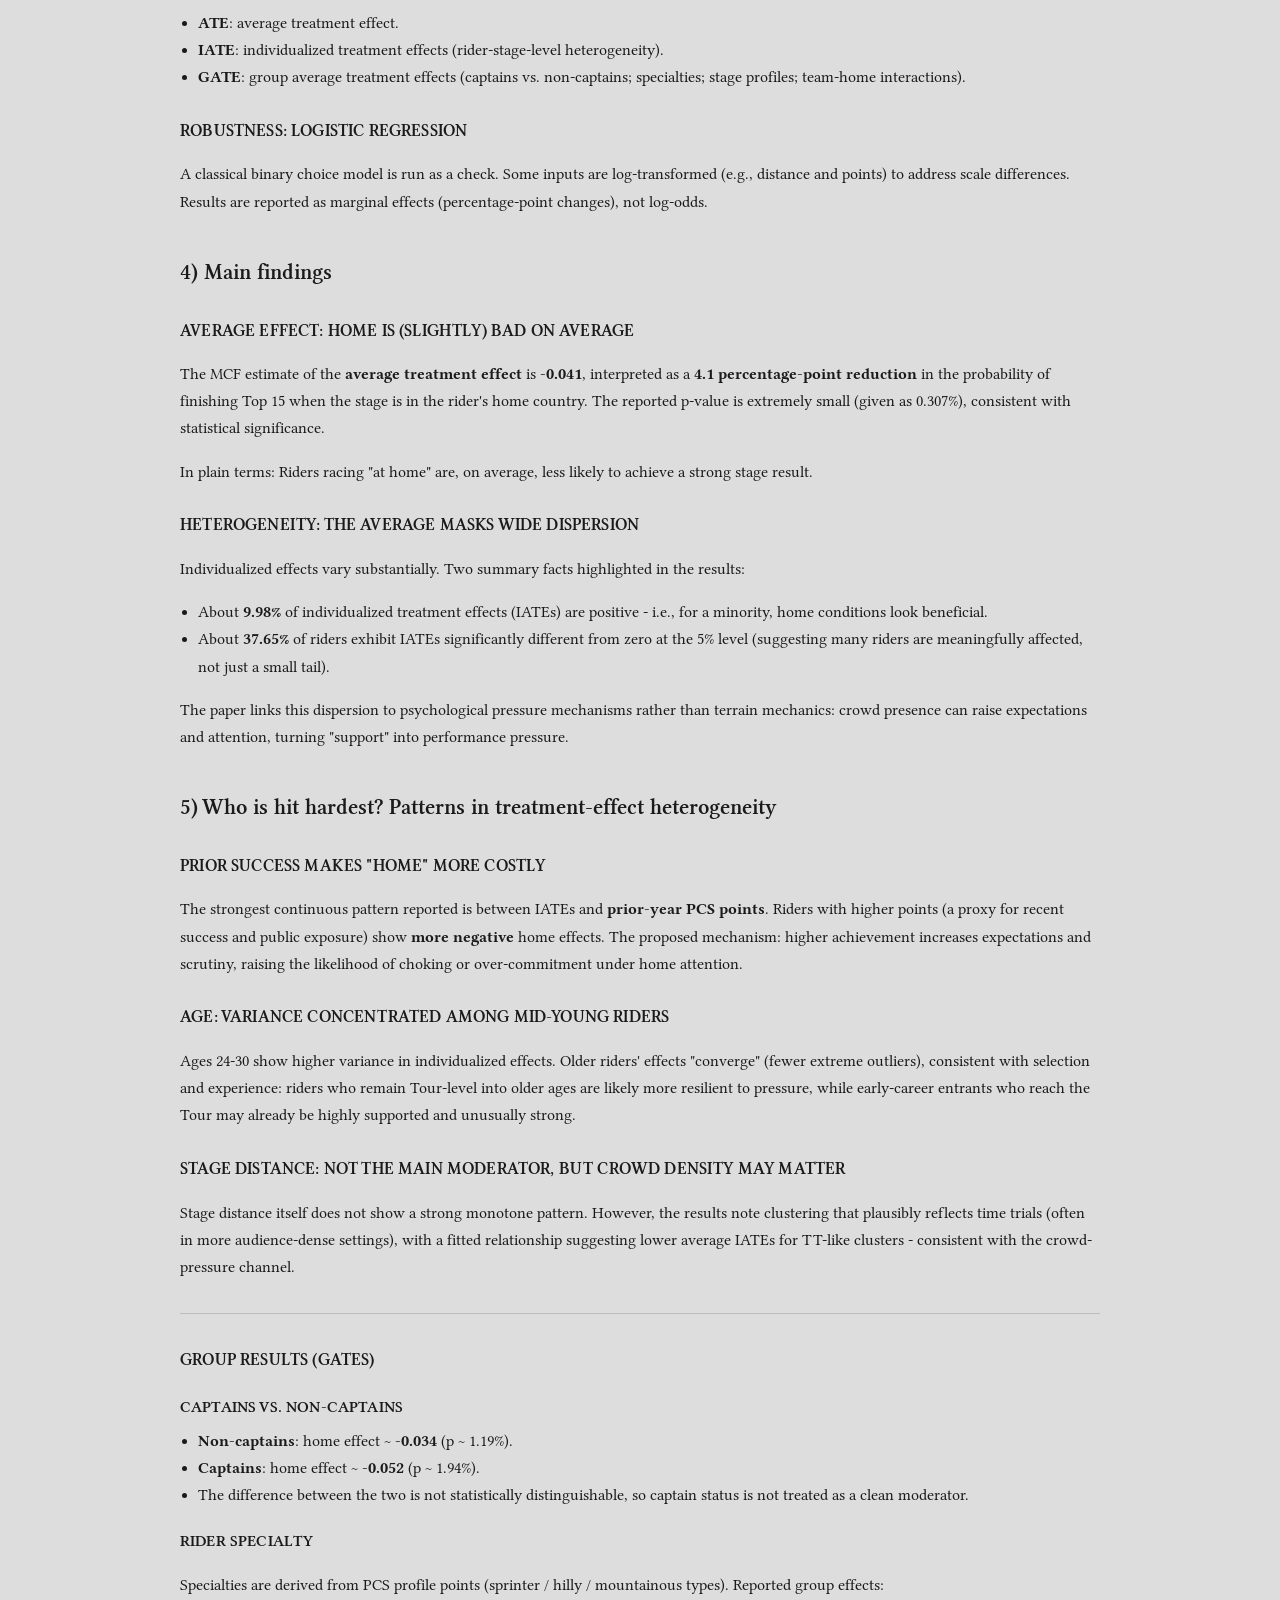
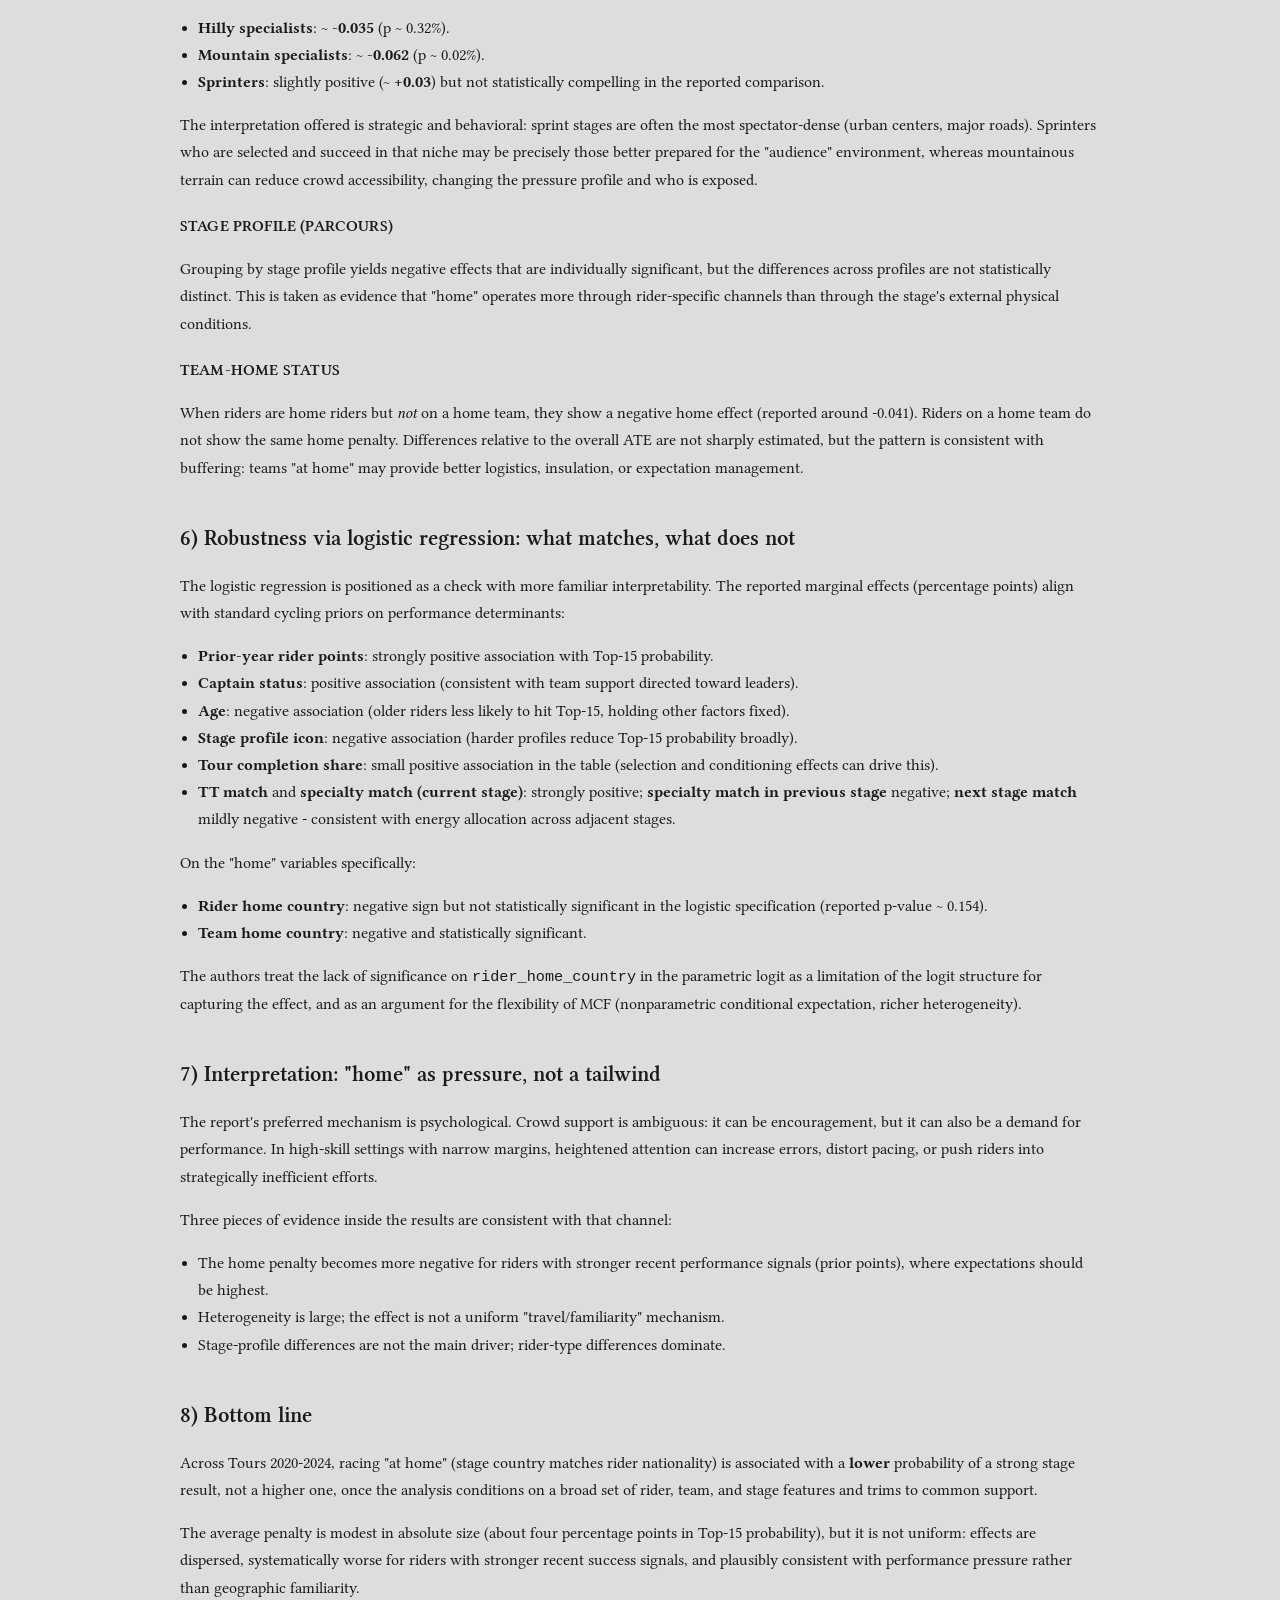
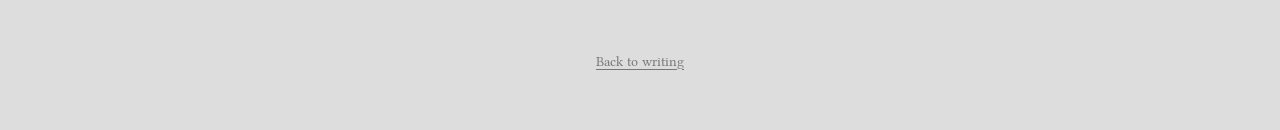
<file: writing/homeeffect.html>
<!DOCTYPE html>
<html lang="en">
<head>
  <meta charset="UTF-8" />
  <meta name="viewport" content="width=device-width, initial-scale=1.0"/>
  <title>Country Roads, Take Me Home | Xiaoyi Guo</title>
  <link rel="stylesheet" href="../assets/fonts.css">
  <style>
    body {
      font-family: "Libertinus Serif", "Times New Roman", Times, serif;
      margin: 0;
      padding: 0;
      background: #dddddd;
      color: #1a1a1a;
      line-height: 1.7;
      font-size: 12pt;
    }

    nav {
      max-width: 1080px;
      margin: 0 auto;
      padding: 1.5rem 2rem 0;
      display: flex;
      align-items: baseline;
      justify-content: space-between;
      font-size: 0.95rem;
    }

    .nav-title {
      font-weight: 600;
      letter-spacing: 0.05em;
      text-transform: uppercase;
      text-decoration: none;
      color: inherit;
    }

    .nav-links {
      display: flex;
      gap: 1.5rem;
      flex-wrap: wrap;
    }

    .nav-links a {
      text-decoration: none;
      color: inherit;
    }

    .nav-links a:hover {
      text-decoration: underline;
    }

    .container {
      max-width: 920px;
      margin: 0 auto;
      padding: 2.5rem 2rem 3.5rem;
    }

    a {
      color: inherit;
      text-decoration: underline;
      text-decoration-thickness: 1px;
      text-underline-offset: 0.2em;
    }

    h1 {
      margin: 0 0 0.5rem;
      font-size: 2.2rem;
      font-weight: 600;
    }

    h2 {
      margin: 2.4rem 0 0.8rem;
      font-size: 1.35rem;
      font-weight: 600;
    }

    h3 {
      margin: 1.6rem 0 0.6rem;
      font-size: 1.05rem;
      font-weight: 600;
      letter-spacing: 0.01em;
      text-transform: uppercase;
    }

    h4 {
      margin: 1.2rem 0 0.4rem;
      font-size: 1rem;
      font-weight: 600;
      letter-spacing: 0.01em;
      text-transform: uppercase;
    }

    .article-meta {
      color: #555;
      font-size: 0.95rem;
      margin-bottom: 1.6rem;
    }

    .article-lead {
      font-size: 1.05rem;
      margin: 0 0 1.8rem;
    }

    .divider {
      height: 1px;
      background: #bdbdbd;
      margin: 2rem 0;
    }

    .note {
      border-left: 3px solid #777;
      padding-left: 1rem;
      margin: 1.5rem 0;
      color: #444;
    }

    .panel {
      background: #efefef;
      border: 1px solid #cfcfcf;
      border-radius: 12px;
      padding: 1rem 1.2rem;
      margin: 1.2rem 0;
    }

    .kpi {
      display: grid;
      grid-template-columns: repeat(2, minmax(0, 1fr));
      gap: 0.75rem;
      margin: 0.8rem 0 0;
    }

    .kpi div {
      background: #f9f9f9;
      border: 1px solid #d7d7d7;
      border-radius: 10px;
      padding: 0.65rem 0.75rem;
    }

    .kpi b {
      display: block;
      font-size: 0.9rem;
      color: #555;
      font-weight: 600;
      margin-bottom: 0.2rem;
    }

    ul {
      margin: 0;
      padding-left: 1.1rem;
    }

    ol {
      margin: 0;
      padding-left: 1.4rem;
    }

    pre {
      background: #efefef;
      border: 1px solid #cfcfcf;
      padding: 1rem;
      overflow-x: auto;
      font-size: 0.95rem;
      line-height: 1.5;
    }

    code {
      font-family: "Courier New", Courier, monospace;
      font-size: 0.95em;
    }

    .small {
      color: #555;
      font-size: 0.95rem;
    }

    .hr {
      height: 1px;
      background: #bdbdbd;
      margin: 2rem 0;
    }

    .tag {
      display: inline-block;
      font-size: 0.8rem;
      padding: 0.2rem 0.6rem;
      border-radius: 999px;
      border: 1px solid #cfcfcf;
      background: #f9f9f9;
      color: #555;
      margin-right: 0.4rem;
      margin-bottom: 0.4rem;
    }

    footer {
      margin-top: 3rem;
      font-size: 0.9em;
      color: #777;
      text-align: center;
    }

    @media (max-width: 720px) {
      nav {
        flex-direction: column;
        align-items: flex-start;
        gap: 0.75rem;
      }

      .container {
        padding: 2rem 1.5rem 3rem;
      }

      .kpi {
        grid-template-columns: 1fr;
      }
    }
  </style>
</head>
<body>
  <nav>
    <a class="nav-title" href="../index.html">Xiaoyi Guo</a>
    <div class="nav-links">
      <a href="../index.html">Home</a>
      <a href="../writing.html">My writing</a>
    </div>
  </nav>

  <main class="container">
    <header class="article-header">
      <h1>Country Roads, Take Me Home: Evaluating Home Effect in the Tour de France</h1>
      <div class="article-meta">May 2025 | Toy project | 15 min read </div>
      <p class="article-lead">
        This was a fun project derived from my phd microeconoometrics course. I am thankful to my "coauthors": Eren Cerik and Angelo Mimmo. I also want to thank Prof. Michael Lechner and Ana Armendariz for their ideas and comments. We planned to submit this work to European Association of Sport Economics, but eventually we did not. I took most of the guilty because of procastination. Anyways, this would be a good talk to show how to use econometrics to answer interesting questions with publicly available data.
      </p>

      <p>Read the paper: <a href="../report_home_effect_CGM.pdf" download>PDF</a></p>
      <p>Get the presentation slides: <a href="../slides_home_effect_CGM.pdf" download>PDF</a></p>
    </header>

    <div class="divider"></div>

    <div class="panel">

      <p>
        The usual "home advantage" story is built on team sports: crowd support, travel fatigue for visitors, referee bias,
        familiarity with a venue, and so on. Road cycling is not so clear for that framework: it is individual performance inside
        team tactics, the "venue" moves all the time, and crowds line public roads rather than fixed stadiums.
      </p>
      <p>
        The core question here is: when a Tour de France stage takes place in a rider's home country (county),
        does that rider become more likely to perform well in that stage - or less?
      </p>

      <div class="kpi">
        <div>
          <b>Main estimate (ATE)</b>
          -4.1 percentage points in Top-15 probability when racing in the rider's home country
        </div>
        <div>
          <b>Interpretation</b>
          "Home" is, on average, performance-reducing rather than performance-boosting
        </div>
        <div>
          <b>Common support</b>
          83.64% overlap in propensity-score distributions; 1,261 observations removed outside overlap
        </div>
        <div>
          <b>Heterogeneity</b>
          ~10% of individualized effects are positive; the rest skew negative with meaningful dispersion
        </div>
      </div>

    </div>

    <section>
      <h2>1) Why the Tour de France is a special "home advantage" case</h2>
      <p>
        The Tour is a 21-24 day, ~3,500km stage race with heterogeneous terrain (flats, hills, mountains, time trials) and
        heavy strategic interaction inside teams. Not all riders are trying to "win the day" every stage. Many riders play
        roles: protecting the team leader, controlling breakaways, pacing climbs, or sacrificing their own ranking for a
        captain's overall position.
      </p>
      <p>
        That matters for identification because "performance" is not a single-dimensional effort outcome. A rider can be
        "good" yet intentionally give up stage rank. The paper chooses a concrete metric tightly linked to incentives in the
        professional cycling labor market: whether the rider finishes in the Top 15 of a stage. Top-15 stage results generate
        UCI points and visibility, which can feed into contract renewals and future bargaining.
      </p>
    </section>

    <section>
      <h2>2) Data construction and the key variables</h2>

      <h3>Sample</h3>
      <ul>
        <li>Tour de France men's stages, 2020-2024.</li>
        <li>Primary source: ProCyclingStats (PCS), with supplementary pulls due to missing or inconsistent fields.</li>
        <li>Final dataset after cleaning retains 14,639 observations (from 14,744 originally mentioned in the text).</li>
      </ul>

      <h3>Outcome: "high performance"</h3>
      <p>
        <b>Top15</b> is a binary indicator: 1 if a rider finishes within the top 15 in a stage; 0 otherwise.
        With ~170-180 starters per stage, Top 15 targets a meaningful right-tail performance event rather than small rank noise.
      </p>

      <h3>Treatment: "home rider"</h3>
      <p>
        <b>Rider home-country indicator</b>: equals 1 if the stage's country matches the rider's nationality.
        Conceptually, this is the "home" environment most likely to matter in a road-race context: language, cultural salience,
        media attention, and crowd identification.
      </p>

      <h3>Controls</h3>
      <p>
        The empirical design relies on a selection-on-observables assumption, so the control set is intentionally broad:
      </p>
      <ul>
        <li><b>Tour features</b>: year indicators; progress through the Tour (share completed), capturing fatigue and selection as riders drop out.</li>
        <li><b>Rider features</b>: BMI, age, prior-year PCS points (proxy for rider quality and recent success), captain status, and specialization profiles.</li>
        <li><b>Team features</b>: team strength proxied by the sum of riders' PCS points in the previous year.</li>
        <li><b>Stage features</b>: distance; whether the stage is a road race vs. time trial; route "profile" categories (flat / hilly / mountain variants).</li>
        <li><b>Interactions of rider-stage fit</b>:
          <ul>
            <li>Time-trial specialist x time-trial stage match.</li>
            <li>Rider specialty x profile match for current stage; plus matches for previous and next stages (to capture energy expenditure or conservation incentives across adjacent days).</li>
          </ul>
        </li>
      </ul>

      <h3>A novel "familiarity" control: area knowledge</h3>
      <p>
        The paper tries to separate "country-level home salience" from "route familiarity" by geocoding rider birthplaces and stage
        start/end points, then computing driving distances. An <b>area knowledge</b> indicator is set to 1 if either the start or end
        of the stage is within 150km of the rider's birthplace.
      </p>

      <h3>A second "home" channel: team home country</h3>
      <p>
        Teams have national registrations that reflect sponsorship and licensing structures. A control indicator flags whether the
        stage country matches the team's country. This aims to avoid conflating "rider is at home" with "team is at home," since
        the latter could influence media obligations, sponsor activation, and internal incentives.
      </p>
    </section>

    <section>
      <h2>3) Identification and estimation strategy</h2>

      <h3>Target estimand</h3>
      <p>
        The estimand is the causal effect of being a home rider on the probability of achieving a Top-15 stage finish.
        Formally, the paper frames this with potential outcomes <code>Y(1)</code> and <code>Y(0)</code>, and treatment <code>D</code>.
      </p>

      <h3>Assumptions (as stated)</h3>
      <div class="panel">
        <p><b>Assumption 1 - Conditional Independence (selection on observables)</b></p>
        <p class="small">
          Potential outcomes are independent of treatment assignment conditional on observed covariates (and fixed effects / controls).
          Practically: once you condition on the rich rider/team/stage controls (including match indicators and area knowledge), "home"
          is treated as as-good-as random.
        </p>

        <p><b>Assumption 2 - Common support / overlap</b></p>
        <p class="small">
          For any covariate profile considered, there is a positive probability of being treated and untreated. The paper checks this via
          propensity scores and trims to the overlap region. Reported overlap is 83.64%; 1,261 observations are removed.
        </p>

        <p><b>Assumption 3 - SUTVA</b></p>
        <p class="small">
          A rider's potential outcome depends only on that rider's own treatment assignment (no interference). In cycling, this is a strong
          assumption because riders interact; the paper proceeds with the standard formulation.
        </p>
      </div>

      <h3>Main estimator: Modified Causal Forest (MCF)</h3>
      <p>
        The workhorse estimator is MCF (Lechner). The appeal in this setting is not just an average effect; it is the ability to map
        heterogeneity at multiple levels:
      </p>
      <ul>
        <li><b>ATE</b>: average treatment effect.</li>
        <li><b>IATE</b>: individualized treatment effects (rider-stage-level heterogeneity).</li>
        <li><b>GATE</b>: group average treatment effects (captains vs. non-captains; specialties; stage profiles; team-home interactions).</li>
      </ul>

      <h3>Robustness: logistic regression</h3>
      <p>
        A classical binary choice model is run as a check. Some inputs are log-transformed (e.g., distance and points) to address
        scale differences. Results are reported as marginal effects (percentage-point changes), not log-odds.
      </p>
    </section>

    <section>
      <h2>4) Main findings</h2>

      <h3>Average effect: home is (slightly) bad on average</h3>
      <p>
        The MCF estimate of the <b>average treatment effect</b> is <b>-0.041</b>, interpreted as a <b>4.1 percentage-point reduction</b>
        in the probability of finishing Top 15 when the stage is in the rider's home country. The reported p-value is extremely small
        (given as 0.307%), consistent with statistical significance.
      </p>
      <p>
        In plain terms: Riders racing "at home" are, on average, less likely to achieve a strong stage result.
      </p>

      <h3>Heterogeneity: the average masks wide dispersion</h3>
      <p>
        Individualized effects vary substantially. Two summary facts highlighted in the results:
      </p>
      <ul>
        <li>About <b>9.98%</b> of individualized treatment effects (IATEs) are positive - i.e., for a minority, home conditions look beneficial.</li>
        <li>About <b>37.65%</b> of riders exhibit IATEs significantly different from zero at the 5% level (suggesting many riders are meaningfully affected, not just a small tail).</li>
      </ul>
      <p>
        The paper links this dispersion to psychological pressure mechanisms rather than terrain mechanics: crowd presence can raise
        expectations and attention, turning "support" into performance pressure.
      </p>
    </section>

    <section>
      <h2>5) Who is hit hardest? Patterns in treatment-effect heterogeneity</h2>

      <h3>Prior success makes "home" more costly</h3>
      <p>
        The strongest continuous pattern reported is between IATEs and <b>prior-year PCS points</b>.
        Riders with higher points (a proxy for recent success and public exposure) show <b>more negative</b> home effects.
        The proposed mechanism: higher achievement increases expectations and scrutiny, raising the likelihood of choking or
        over-commitment under home attention.
      </p>

      <h3>Age: variance concentrated among mid-young riders</h3>
      <p>
        Ages 24-30 show higher variance in individualized effects. Older riders' effects "converge" (fewer extreme outliers),
        consistent with selection and experience: riders who remain Tour-level into older ages are likely more resilient to pressure,
        while early-career entrants who reach the Tour may already be highly supported and unusually strong.
      </p>

      <h3>Stage distance: not the main moderator, but crowd density may matter</h3>
      <p>
        Stage distance itself does not show a strong monotone pattern. However, the results note clustering that plausibly reflects
        time trials (often in more audience-dense settings), with a fitted relationship suggesting lower average IATEs for TT-like
        clusters - consistent with the crowd-pressure channel.
      </p>

      <div class="hr"></div>

      <h3>Group results (GATEs)</h3>

      <h4>Captains vs. non-captains</h4>
      <ul>
        <li><b>Non-captains</b>: home effect ~ <b>-0.034</b> (p ~ 1.19%).</li>
        <li><b>Captains</b>: home effect ~ <b>-0.052</b> (p ~ 1.94%).</li>
        <li>The difference between the two is not statistically distinguishable, so captain status is not treated as a clean moderator.</li>
      </ul>

      <h4>Rider specialty</h4>
      <p>
        Specialties are derived from PCS profile points (sprinter / hilly / mountainous types).
        Reported group effects:
      </p>
      <ul>
        <li><b>Hilly specialists</b>: ~ <b>-0.035</b> (p ~ 0.32%).</li>
        <li><b>Mountain specialists</b>: ~ <b>-0.062</b> (p ~ 0.02%).</li>
        <li><b>Sprinters</b>: slightly positive (~ <b>+0.03</b>) but not statistically compelling in the reported comparison.</li>
      </ul>
      <p>
        The interpretation offered is strategic and behavioral: sprint stages are often the most spectator-dense (urban centers,
        major roads). Sprinters who are selected and succeed in that niche may be precisely those better prepared for the "audience"
        environment, whereas mountainous terrain can reduce crowd accessibility, changing the pressure profile and who is exposed.
      </p>

      <h4>Stage profile (parcours)</h4>
      <p>
        Grouping by stage profile yields negative effects that are individually significant, but the differences across profiles are not
        statistically distinct. This is taken as evidence that "home" operates more through rider-specific channels than through the
        stage's external physical conditions.
      </p>

      <h4>Team-home status</h4>
      <p>
        When riders are home riders but <i>not</i> on a home team, they show a negative home effect (reported around -0.041).
        Riders on a home team do not show the same home penalty. Differences relative to the overall ATE are not sharply estimated,
        but the pattern is consistent with buffering: teams "at home" may provide better logistics, insulation, or expectation management.
      </p>
    </section>

    <section>
      <h2>6) Robustness via logistic regression: what matches, what does not</h2>
      <p>
        The logistic regression is positioned as a check with more familiar interpretability. The reported marginal effects (percentage
        points) align with standard cycling priors on performance determinants:
      </p>
      <ul>
        <li><b>Prior-year rider points</b>: strongly positive association with Top-15 probability.</li>
        <li><b>Captain status</b>: positive association (consistent with team support directed toward leaders).</li>
        <li><b>Age</b>: negative association (older riders less likely to hit Top-15, holding other factors fixed).</li>
        <li><b>Stage profile icon</b>: negative association (harder profiles reduce Top-15 probability broadly).</li>
        <li><b>Tour completion share</b>: small positive association in the table (selection and conditioning effects can drive this).</li>
        <li><b>TT match</b> and <b>specialty match (current stage)</b>: strongly positive; <b>specialty match in previous stage</b> negative; <b>next stage match</b> mildly negative - consistent with energy allocation across adjacent stages.</li>
      </ul>

      <p>
        On the "home" variables specifically:
      </p>
      <ul>
        <li><b>Rider home country</b>: negative sign but not statistically significant in the logistic specification (reported p-value ~ 0.154).</li>
        <li><b>Team home country</b>: negative and statistically significant.</li>
      </ul>

      <p>
        The authors treat the lack of significance on <code>rider_home_country</code> in the parametric logit as a limitation of the logit
        structure for capturing the effect, and as an argument for the flexibility of MCF (nonparametric conditional expectation,
        richer heterogeneity).
      </p>
    </section>

    <section>
      <h2>7) Interpretation: "home" as pressure, not a tailwind</h2>
      <p>
        The report's preferred mechanism is psychological. Crowd support is ambiguous: it can be encouragement, but it can also be a
        demand for performance. In high-skill settings with narrow margins, heightened attention can increase errors, distort pacing,
        or push riders into strategically inefficient efforts.
      </p>
      <p>
        Three pieces of evidence inside the results are consistent with that channel:
      </p>
      <ul>
        <li>The home penalty becomes more negative for riders with stronger recent performance signals (prior points), where expectations should be highest.</li>
        <li>Heterogeneity is large; the effect is not a uniform "travel/familiarity" mechanism.</li>
        <li>Stage-profile differences are not the main driver; rider-type differences dominate.</li>
      </ul>
    </section>


    <section>
      <h2>8) Bottom line</h2>
      <p>
        Across Tours 2020-2024, racing "at home" (stage country matches rider nationality) is associated with a
        <b>lower</b> probability of a strong stage result, not a higher one, once the analysis conditions on a broad set of rider, team,
        and stage features and trims to common support.
      </p>
      <p>
        The average penalty is modest in absolute size (about four percentage points in Top-15 probability), but it is not
        uniform: effects are dispersed, systematically worse for riders with stronger recent success signals, and plausibly consistent
        with performance pressure rather than geographic familiarity.
      </p>
    </section>



    <footer>
      <a href="../writing.html">Back to writing</a>
    </footer>
  </main>
</body>
</html>
</file>
<file: assets/fonts.css>
@font-face {
  font-family: "Libertinus Serif";
  font-style: normal;
  font-weight: 400;
  font-display: swap;
  src: url("fonts/libertinus-serif-latin-400-normal.woff2") format("woff2");
}

@font-face {
  font-family: "Libertinus Serif";
  font-style: italic;
  font-weight: 400;
  font-display: swap;
  src: url("fonts/libertinus-serif-latin-400-italic.woff2") format("woff2");
}

@font-face {
  font-family: "Libertinus Serif";
  font-style: normal;
  font-weight: 600;
  font-display: swap;
  src: url("fonts/libertinus-serif-latin-600-normal.woff2") format("woff2");
}

@font-face {
  font-family: "Libertinus Serif";
  font-style: normal;
  font-weight: 700;
  font-display: swap;
  src: url("fonts/libertinus-serif-latin-700-normal.woff2") format("woff2");
}
</file>
